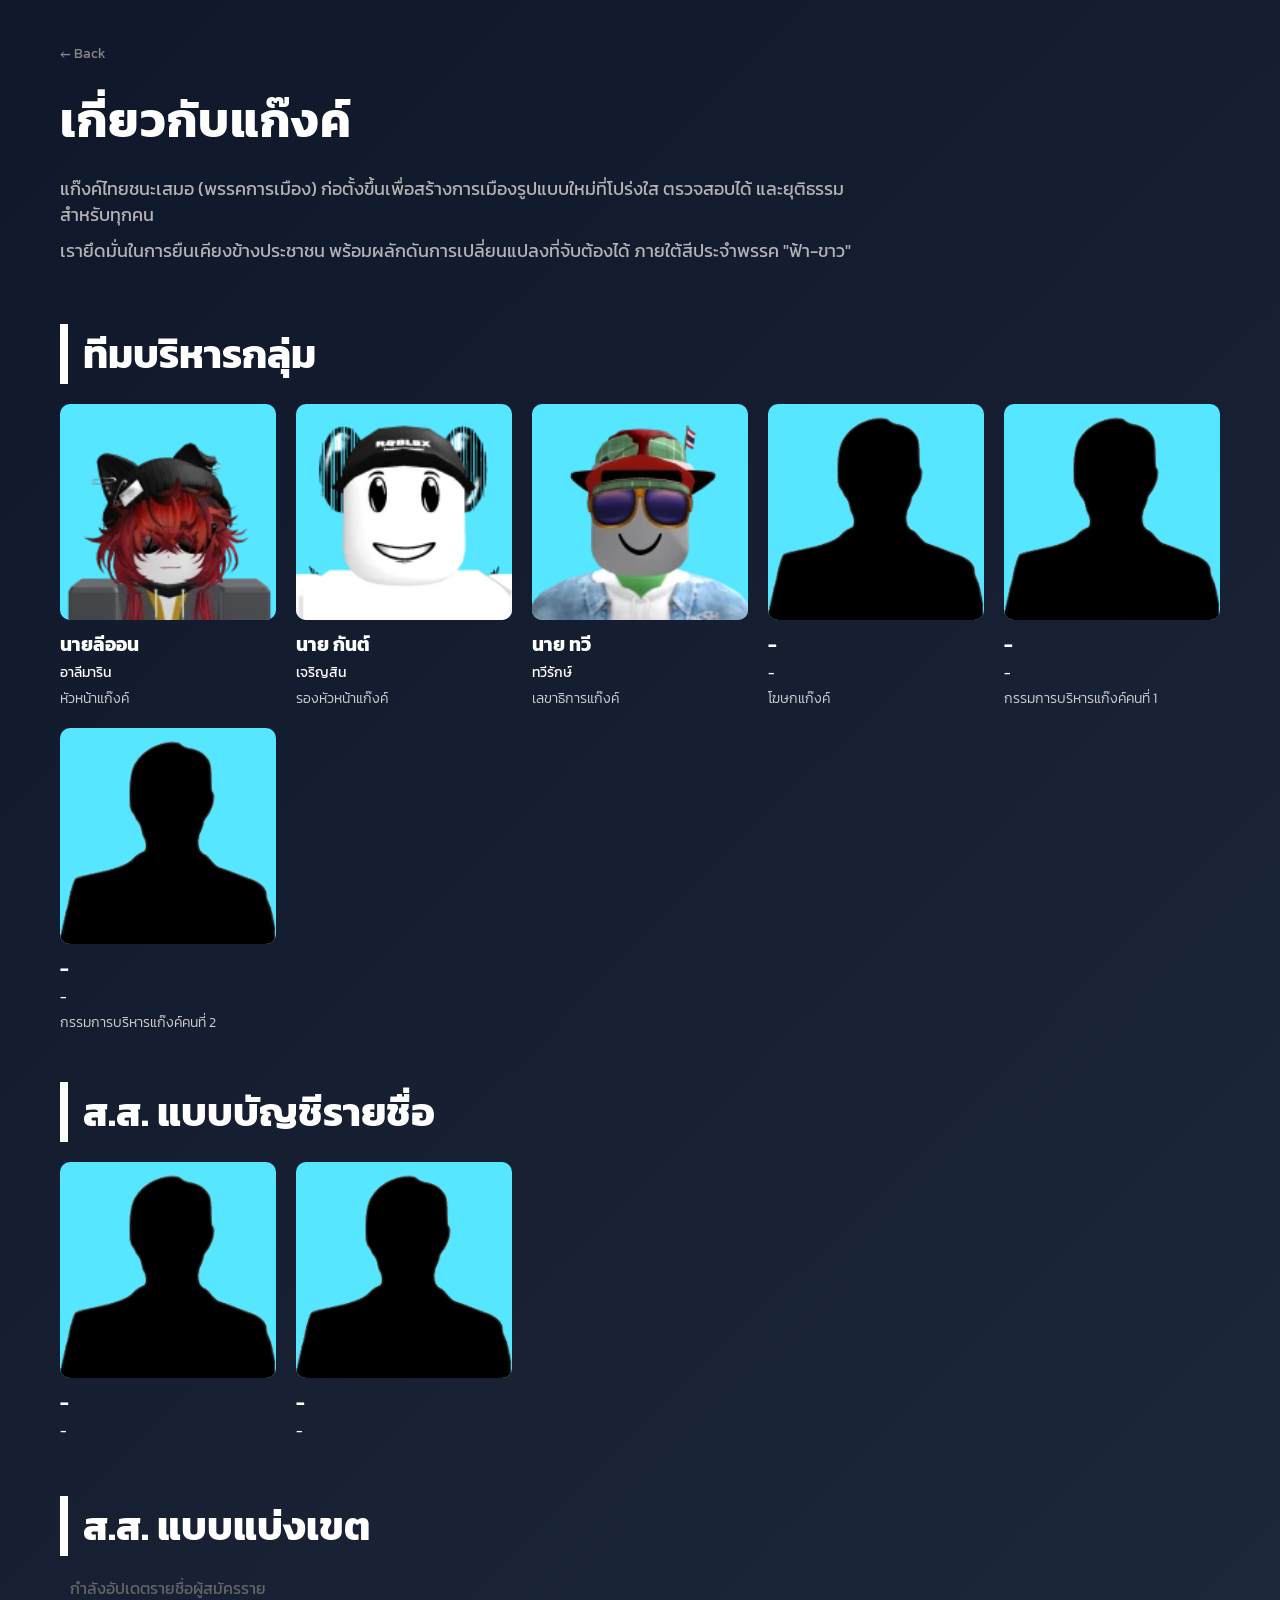
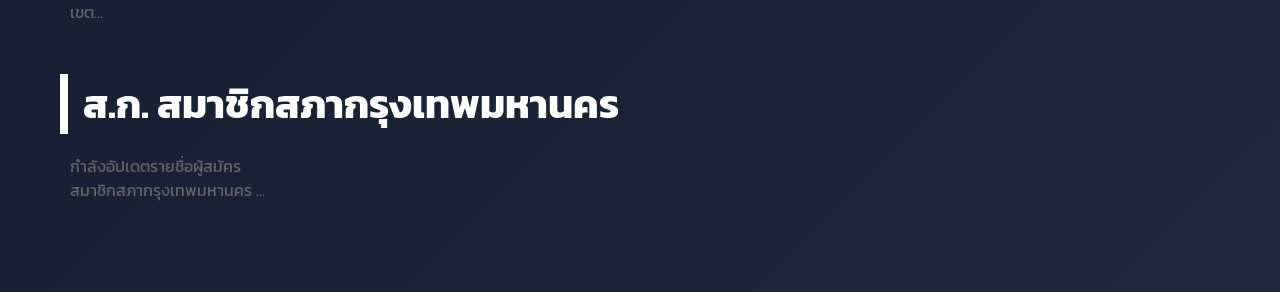
<file: Locations/member.html>
<!DOCTYPE html>
<html lang="th">
<head>
    <meta charset="UTF-8">
    <meta name="viewport" content="width=device-width, initial-scale=1.0">
    <title>บุคลากร - พรรคไทยชนะเสมอ</title>
    <link rel="stylesheet" href="/style.css">
    <link href="https://fonts.googleapis.com/css2?family=Kanit:wght@300;500;700&display=swap" rel="stylesheet">
</head>
<body class="member-page">

    <div class="container-full">
        <!-- ส่วนหัวหน้า -->
        <section class="intro-section">

            <div class="header-nav">
                <a href="/index.html" class="back-btn">← Back</a>
            </div>

            <h1>เกี่ยวกับแก๊งค์</h1>
            <p>แก๊งค์ไทยชนะเสมอ (พรรคการเมือง) ก่อตั้งขึ้นเพื่อสร้างการเมืองรูปแบบใหม่ที่โปร่งใส ตรวจสอบได้ และยุติธรรมสำหรับทุกคน</p>
            <p>เรายึดมั่นในการยืนเคียงข้างประชาชน พร้อมผลักดันการเปลี่ยนแปลงที่จับต้องได้ ภายใต้สีประจำพรรค "ฟ้า-ขาว"</p>
        </section>

        <!-- ทีมบริหารพรรค -->
        <section class="member-group">
            <h2 class="group-title">ทีมบริหารกลุ่ม</h2>
            <div class="member-grid main-admin">
                <!-- คนที่ 1 -->
                <div class="member-card">
                    <div class="image-box yellow-bg">
                        <img src="/Image/People/noFilter (2).webp"alt="ลีออน">
                    </div>
                    <div class="member-info">
                        <h3>นายลีออน</h3>
                        <p class="surname">อาลีมาริน</p>
                        <p class="position">หัวหน้าแก๊งค์</p>
                    </div>
                </div>
                <!-- คนที่ 2 -->
                <div class="member-card">
                    <div class="image-box yellow-bg">
                        <img src="/Image/People/noFilter.webp"alt="None1">
                    </div>
                    <div class="member-info">
                        <h3>นาย กันต์</h3>
                        <p class="surname">เจริญสิน</p>
                        <p class="position">รองหัวหน้าแก๊งค์</p>
                    </div>
                </div>
                <!-- เพิ่มคนอื่นๆ ตามในรูป -->
                <div class="member-card">
                    <div class="image-box yellow-bg">
                        <img src="/Image/People/noFilter (1).webp"alt="None2">
                    </div>
                    <div class="member-info">
                        <h3>นาย ทวี</h3>
                        <p class="surname">ทวีรักษ์</p>
                        <p class="position">เลขาธิการแก๊งค์</p>
                    </div>
                </div>
                <div class="member-card">
                    <div class="image-box yellow-bg">
                        <img src="/Image/path_to_image/shadow.png.png"alt="None3">
                    </div>
                    <div class="member-info">
                        <h3>-</h3>
                        <p class="surname">-</p>
                        <p class="position">โฆษกแก๊งค์</p>
                    </div>
                </div>
                <div class="member-card">
                    <div class="image-box yellow-bg">
                        <img src="/Image/path_to_image/shadow.png.png" alt="None4">
                    </div>
                    <div class="member-info">
                        <h3>-</h3>
                        <p class="surname">-</p>
                        <p class="position">กรรมการบริหารแก๊งค์คนที่ 1</p>
                    </div>
                </div>
                <div class="member-card">
                    <div class="image-box yellow-bg">
                        <img src="/Image/path_to_image/shadow.png.png" alt="None4">
                    </div>
                    <div class="member-info">
                        <h3>-</h3>
                        <p class="surname">-</p>
                        <p class="position">กรรมการบริหารแก๊งค์คนที่ 2</p>
                    </div>
                </div>
            </div>
        </section>

        <!-- ส.ส. แบบบัญชีรายชื่อ -->
        <section class="member-group">
            <h2 class="group-title">ส.ส. แบบบัญชีรายชื่อ</h2>
            <div class="member-grid list-members">
                <!-- ตัวอย่าง สส. บัญชีรายชื่อ -->
                <div class="member-card mini">
                    <div class="image-box yellow-bg"><img src="/Image/path_to_image/shadow.png.png"></div>
                    <div class="member-info">
                        <h3>-</h3>
                        <p class="surname">-</p>
                    </div>
                </div>
                <div class="member-card mini">
                    <div class="image-box yellow-bg"><img src="/Image/path_to_image/shadow.png.png"></div>
                    <div class="member-info">
                        <h3>-</h3>
                        <p class="surname">-</p>
                    </div>
                </div>
                <!-- เพิ่มรายชื่อ สส. ได้ตามต้องการ -->
            </div>
        </section>

        <!-- ส.ส. แบบแบ่งเขต -->
        <section class="member-group">
            <h2 class="group-title">ส.ส. แบบแบ่งเขต</h2>
            <div class="member-grid district-members">
                <!-- ช่องว่างรอใส่ข้อมูล -->
                <p style="color: #666; padding-left: 10px;">กำลังอัปเดตรายชื่อผู้สมัครรายเขต...</p>
            </div>
        </section>

        <!-- ส.ก. สมาชิกสภากรุงเทพมหานคร -->
        <section class="member-group">
            <h2 class="group-title">ส.ก. สมาชิกสภากรุงเทพมหานคร </h2>
            <div class="member-grid district-members">
                <!-- ช่องว่างรอใส่ข้อมูล -->
                <p style="color: #666; padding-left: 10px;">กำลังอัปเดตรายชื่อผู้สมัครสมาชิกสภากรุงเทพมหานคร ...</p>
            </div>
        </section>
    </div>

</body>
</html>
</file>
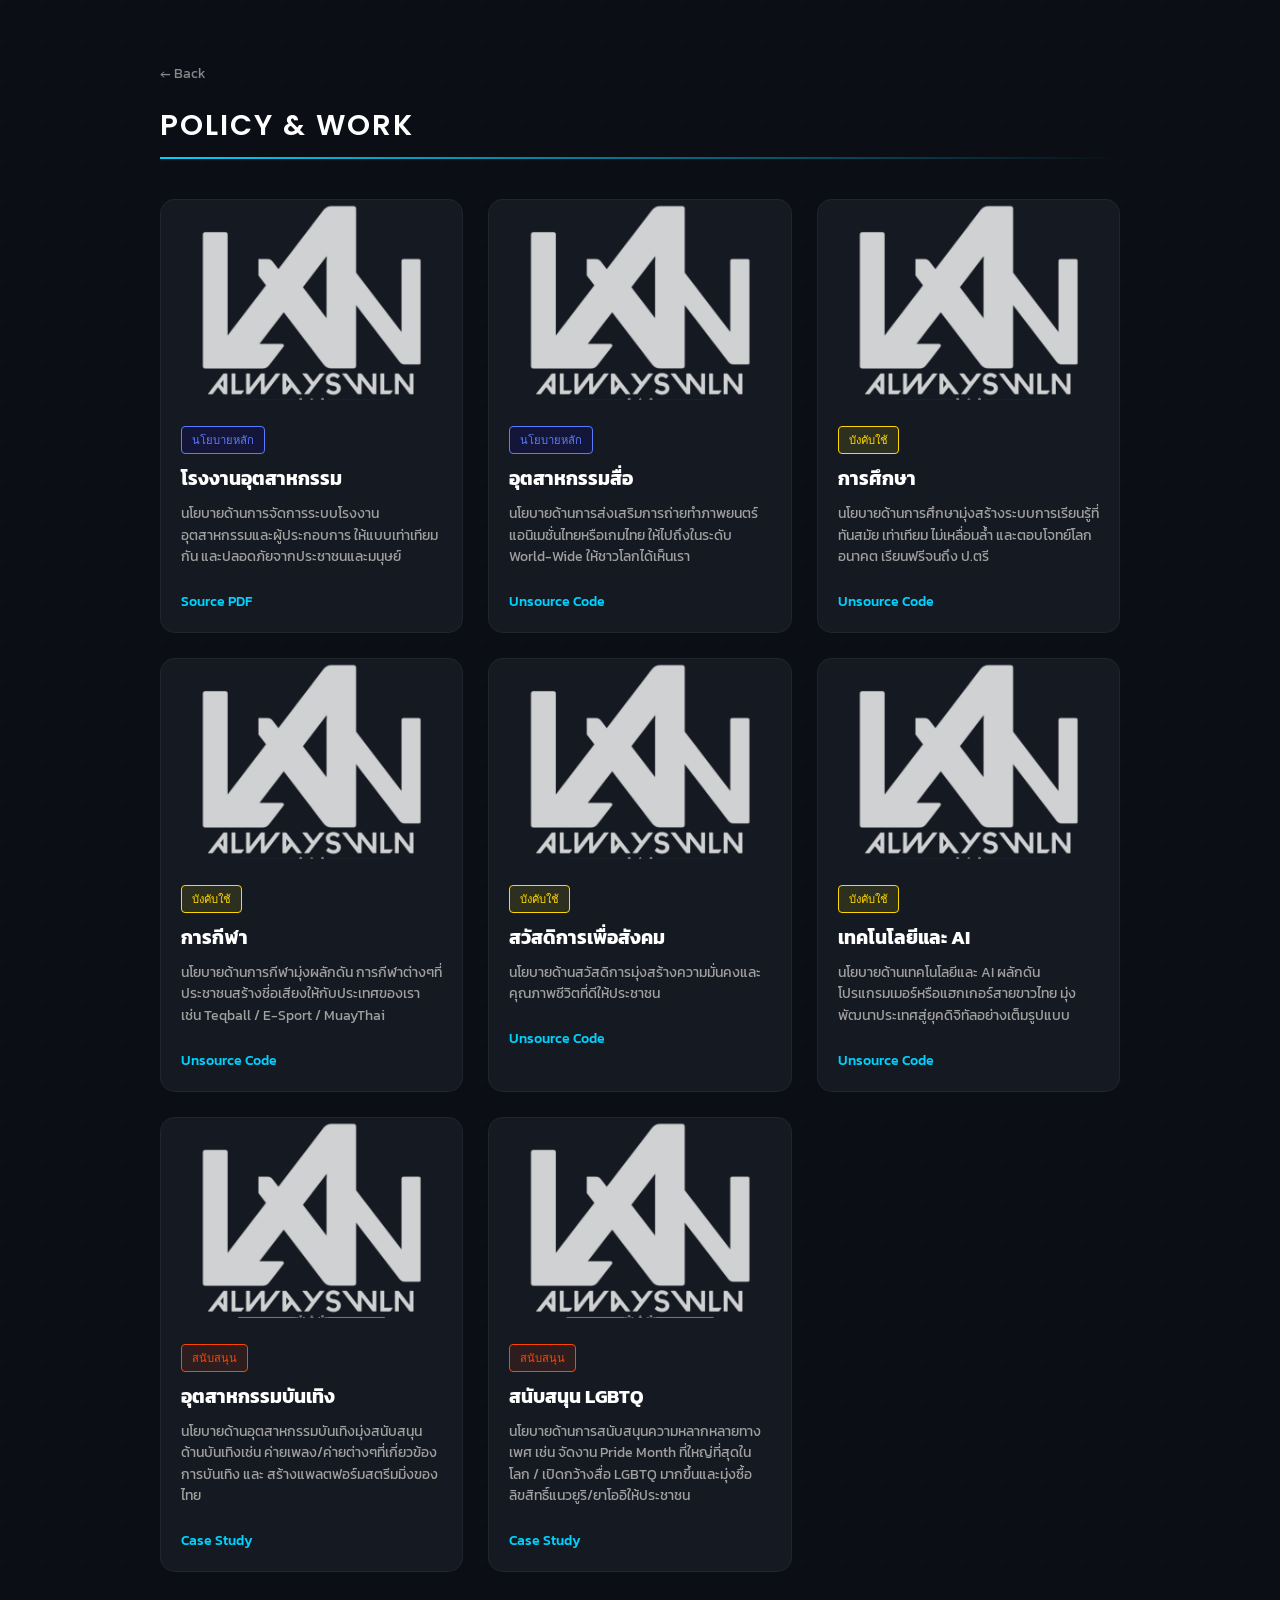
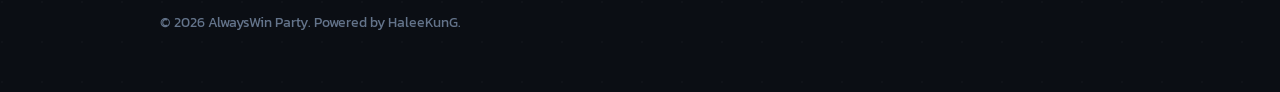
<file: Locations/policy.html>
<!DOCTYPE html>
<html lang="th">
<head>
    <meta charset="UTF-8">
    <meta name="viewport" content="width=device-width, initial-scale=1.0">
    <title>ไทยชนะเสมอ - AlwaysWin Party</title>
    <link rel="stylesheet" href="/style.css">
    <link href="https://fonts.googleapis.com/css2?family=Kanit:wght@300;500&family=Poppins:wght@400;600&family=JetBrains+Mono&display=swap" rel="stylesheet">
</head>
<body class="project-page">

    <div class="container-full">
        <header>
            <div class="header-nav">
                <a href="/index.html" class="back-btn">← Back</a>
            </div>
            <h1 class="section-title">POLICY & WORK</h1>
            <div class="title-line"></div>
        </header>

        <main class="project-grid">

            <article class="project-card">
                <div class="project-thumb">
                    <img src="/Image/awtran.png" alt="Education">
                </div>
                <div class="project-info">
                    <span class="tag lua ">นโยบายหลัก</span>
                    <h3>โรงงานอุตสาหกรรม</h3>
                    <p>นโยบายด้านการจัดการระบบโรงงานอุตสาหกรรมและผู้ประกอบการ ให้แบบเท่าเทียมกัน และปลอดภัยจากประชาชนและมนุษย์</p>
                    <div class="project-footer">
                        <a href="/PDF/นโยบายโรงงานอุตสาหกรรม_AlwaysWIN.pdf" class="view-project">Source PDF</a>
                    </div>
                </div>
            </article>

            <article class="project-card">
                <div class="project-thumb">
                    <img src="/Image/awtran.png" alt="Media">
                </div>
                <div class="project-info">
                    <span class="tag lua ">นโยบายหลัก</span>
                    <h3>อุตสาหกรรมสื่อ</h3>
                    <p>นโยบายด้านการส่งเสริมการถ่ายทำภาพยนตร์ แอนิเมชั่นไทยหรือเกมไทย ให้ไปถึงในระดับ World-Wide ให้ชาวโลกได้เห็นเรา</p>
                    <div class="project-footer">
                        <a href="#" class="view-project">Unsource Code</a>
                    </div>
                </div>
            </article>

            <article class="project-card">
                <div class="project-thumb">
                    <img src="/Image/awtran.png" alt="Education">
                </div>
                <div class="project-info">
                    <span class="tag python">บังคับใช้</span>
                    <h3>การศึกษา</h3>
                    <p>นโยบายด้านการศึกษามุ่งสร้างระบบการเรียนรู้ที่ทันสมัย เท่าเทียม ไม่เหลื่อมล้ำ และตอบโจทย์โลกอนาคต เรียนฟรีจนถึง ป.ตรี</p>
                    <div class="project-footer">
                        <a href="#" class="view-project">Unsource Code</a>
                    </div>
                </div>
            </article>

            <article class="project-card">
                <div class="project-thumb">
                    <img src="/Image/awtran.png" alt="Sport">
                </div>
                <div class="project-info">
                    <span class="tag python">บังคับใช้</span>
                    <h3>การกีฬา</h3>
                    <p>นโยบายด้านการกีฬามุ่งผลักดัน การกีฬาต่างๆที่ประชาชนสร้างชี่อเสียงให้กับประเทศของเรา เช่น Teqball / E-Sport / MuayThai</p>
                    <div class="project-footer">
                        <a href="#" class="view-project">Unsource Code</a>
                    </div>
                </div>
            </article>

            <article class="project-card">
                <div class="project-thumb">
                    <img src="/Image/awtran.png" alt="Tax">
                </div>
                <div class="project-info">
                    <span class="tag python">บังคับใช้</span>
                    <h3>สวัสดิการเพื่อสังคม</h3>
                    <p>นโยบายด้านสวัสดิการมุ่งสร้างความมั่นคงและคุณภาพชีวิตที่ดีให้ประชาชน</p>
                    <div class="project-footer">
                        <a href="#" class="view-project">Unsource Code</a>
                    </div>
                </div>
            </article>

            <article class="project-card">
                <div class="project-thumb">
                    <img src="/Image/awtran.png" alt="Technology">
                </div>
                <div class="project-info">
                    <span class="tag python">บังคับใช้</span>
                    <h3>เทคโนโลยีและ AI</h3>
                    <p>นโยบายด้านเทคโนโลยีและ AI ผลักดันโปรแกรมเมอร์หรือแฮกเกอร์สายขาวไทย มุ่งพัฒนาประเทศสู่ยุคดิจิทัลอย่างเต็มรูปแบบ</p>
                    <div class="project-footer">
                        <a href="#" class="view-project">Unsource Code</a>
                    </div>
                </div>
            </article>

            <article class="project-card">
                <div class="project-thumb">
                    <img src="/Image/awtran.png" alt="Entertainment">
                </div>
                <div class="project-info">
                    <span class="tag web">สนับสนุน</span>
                    <h3>อุตสาหกรรมบันเทิง</h3>
                    <p>นโยบายด้านอุตสาหกรรมบันเทิงมุ่งสนับสนุนด้านบันเทิงเช่น ค่ายเพลง/ค่ายต่างๆที่เกี่ยวข้องการบันเทิง และ สร้างแพลตฟอร์มสตรีมมิ่งของไทย</p>
                    <div class="project-footer">
                        <a href="#" class="view-project">Case Study</a>
                    </div>
                </div>
            </article>

            <article class="project-card">
                <div class="project-thumb">
                    <img src="/Image/awtran.png" alt="LGBTQ">
                </div>
                <div class="project-info">
                    <span class="tag web">สนับสนุน</span>
                    <h3>สนับสนุน LGBTQ</h3>
                    <p>นโยบายด้านการสนับสนุนความหลากหลายทางเพศ เช่น จัดงาน Pride Month ที่ใหญ่ที่สุดในโลก / เปิดกว้างสื่อ LGBTQ มากขึ้นและมุ่งซื้อลิขสิทธิ์แนวยูริ/ยาโออิให้ประชาชน</p>
                    <div class="project-footer">
                        <a href="#" class="view-project">Case Study</a>
                    </div>
                </div>
            </article>

        </main>

        <footer>
            <p>© 2026 AlwaysWin Party. Powered by HaleeKunG.</p>
        </footer>
    </div>

</body>
</html>
</file>
<file: style.css>
/* Reset & Base Styles */
* {
    margin: 0;
    padding: 0;
    box-sizing: border-box;
}

body {
    font-family: 'Kanit', sans-serif;
    background: linear-gradient(135deg, #0f172a 0%, #1e293b 100%);
    color: #ffffff;
    display: flex;
    justify-content: center;
    align-items: center;
    min-height: 100vh;
    padding: 20px;
}

.container {
    width: 100%;
    max-width: 450px;
    text-align: center;
}

/* Header Section */
.profile {
    margin-bottom: 30px;
}

.profile-img img {
    width: 120px;
    height: 120px;
    border-radius: 50%;
    border: 4px solid #24b7fb;
    margin-bottom: 15px;
    object-fit: cover;
}

.logo-placeholder {
    width: 100px;
    height: 100px;
    background: linear-gradient(45deg, #24b7fb, #f59e0b);
    border-radius: 50%;
    margin: 0 auto 15px;
    display: flex;
    justify-content: center;
    align-items: center;
    font-size: 2.5rem;
    font-weight: bold;
    color: #0f172a;
    box-shadow: 0 10px 20px rgba(0,0,0,0.3);
    border: 4px solid rgba(255,255,255,0.1);
}

h1 {
    font-size: 1.8rem;
    font-weight: 700;
    margin-bottom: 8px;
    letter-spacing: 1px;
}

.tagline {
    font-weight: 300;
    color: #cbd5e1;
    font-size: 0.95rem;
}

/* Links Section */
.links {
    display: flex;
    flex-direction: column;
    gap: 15px;
}

.link-card {
    background: rgba(255, 255, 255, 0.05);
    border: 1px solid rgba(255, 255, 255, 0.1);
    padding: 16px 20px;
    border-radius: 12px;
    text-decoration: none;
    color: white;
    display: flex;
    align-items: center;
    transition: all 0.3s ease;
    backdrop-filter: blur(5px);
}

.link-card:hover {
    background: rgba(255, 255, 255, 0.15);
    transform: translateY(-3px);
    border-color: #24b7fb;
}

.link-card.highlight {
    background: #24b7fb;
    color: #0f172a;
    font-weight: 600;
}

.link-card.highlight:hover {
    background: #24b7fb;
}

.icon {
    font-size: 1.2rem;
    margin-right: 15px;
}

.text {
    font-size: 1rem;
}

/* Social Grid */
.social-grid {
    display: grid;
    grid-template-columns: repeat(3, 1fr);
    gap: 10px;
    margin-top: 10px;
}

.social-link {
    background: rgba(255, 255, 255, 0.05);
    padding: 10px;
    border-radius: 8px;
    text-decoration: none;
    color: #94a3b8;
    font-size: 0.8rem;
    border: 1px solid rgba(255, 255, 255, 0.05);
    transition: 0.3s;
}

.social-link:hover {
    color: white;
    background: rgba(255, 255, 255, 0.1);
}

/* Footer Section */
footer {
    margin-top: 40px;
    color: #64748b;
    font-size: 0.85rem;
}













/* การตั้งค่าเพิ่มเติมสำหรับหน้า Project ให้เหมือนในรูป */
.project-page {
    background-color: #0b0e14; /* สีพื้นหลังเข้มตามรูป */
    background-image: radial-gradient(circle at 2px 2px, rgba(255,255,255,0.02) 1px, transparent 0);
    background-size: 40px 40px;
}

.container-full {
    max-width: 1000px;
    margin: 0 auto;
    padding: 40px 20px;
}

.section-title {
    font-family: 'Poppins', sans-serif;
    font-weight: 600;
    font-size: 1.8rem;
    letter-spacing: 2px;
    color: #ffffff;
    text-align: left;
    margin-bottom: 10px;
}

.title-line {
    width: 100%;
    height: 2px;
    background: linear-gradient(90deg, #00d2ff 0%, transparent 100%);
    margin-bottom: 40px;
}

/* Project Grid */
.project-grid {
    display: grid;
    grid-template-columns: repeat(auto-fit, minmax(300px, 1fr));
    gap: 25px;
}

/* Card Style ตามรูปที่คุณส่งมา */
.project-card {
    background: #151921;
    border: 1px solid rgba(255, 255, 255, 0.05);
    border-radius: 15px;
    overflow: hidden;
    transition: transform 0.3s ease, border-color 0.3s ease;
}

.project-card:hover {
    transform: translateY(-5px);
    border-color: #00d2ff;
    box-shadow: 0 10px 30px rgba(0, 210, 255, 0.1);
}

.project-thumb img {
    width: 100%;
    height: 200px;
    object-fit: cover;
    opacity: 0.8;
}

.project-info {
    padding: 20px;
}

.tag {
    font-size: 0.7rem;
    padding: 4px 10px;
    border-radius: 4px;
    font-family: 'JetBrains Mono', monospace;
    display: inline-block;
    margin-bottom: 10px;
}

.tag.lua { background: rgba(0, 0, 255, 0.1); color: #5c7cff; border: 1px solid #5c7cff; }
.tag.python { background: rgba(255, 255, 0, 0.1); color: #ffd700; border: 1px solid #ffd700; }
.tag.web { background: rgba(255, 69, 0, 0.1); color: #ff4500; border: 1px solid #ff4500; }

.project-info h3 {
    margin-bottom: 10px;
    font-size: 1.2rem;
}

.project-info p {
    font-size: 0.9rem;
    color: #a0a0a0;
    line-height: 1.5;
    margin-bottom: 20px;
}

.view-project {
    color: #00d2ff;
    text-decoration: none;
    font-size: 0.85rem;
    font-weight: 500;
    border-bottom: 1px solid transparent;
    transition: 0.3s;
}

.view-project:hover {
    border-bottom: 1px solid #00d2ff;
}

.back-btn {
    text-decoration: none;
    color: #888;
    font-size: 0.9rem;
    margin-bottom: 20px;
    display: inline-block;
}









/* สไตล์เพิ่มเติมสำหรับหน้าสมาชิก */
.member-page {
    background-color: #ffffff; /* พื้นหลังสีขาวตามรูป */
    color: #ffffff;
    display: block; /* ยกเลิก flex จากหน้าแรก */
    padding: 0;
}

.container-full {
    max-width: 1200px;
    margin: 0 auto;
    padding: 40px 20px;
}

.intro-section {
    margin-bottom: 60px;
}

.intro-section h1 {
    font-size: 3rem;
    font-weight: 700;
    margin-bottom: 20px;
}

.intro-section p {
    font-size: 1.1rem;
    color: #b4b4b4;
    max-width: 800px;
    margin-bottom: 10px;
}

.group-title {
    font-size: 2.5rem;
    margin: 40px 0 20px 0;
    border-left: 8px solid #ffffff;
    padding-left: 15px;
}

/* Grid Layout */
.member-grid {
    display: grid;
    grid-template-columns: repeat(auto-fill, minmax(200px, 1fr));
    gap: 20px;
    margin-bottom: 50px;
}

/* การ์ดสมาชิก */
.member-card {
    text-align: left;
}

.image-box {
    width: 100%;
    aspect-ratio: 1/1;
    border-radius: 10px;
    overflow: hidden;
    margin-bottom: 10px;
    display: flex;
    align-items: flex-end;
    justify-content: center;
}

.yellow-bg {
    background-color: #57e6ff; /* สีเหลืองตามรูป */
}

.image-box img {
    width: 100%;
    height: 100%;
    object-fit: cover;
}

.member-info h3 {
    font-size: 1.2rem;
    margin-bottom: 2px;
}

.member-info .surname {
    font-size: 0.9rem;
    font-weight: 400;
    margin-bottom: 5px;
}

.member-info .position {
    font-size: 0.85rem;
    color: #cfcfcf;
    font-weight: 300;
}

/* สไตล์เมนูย้อนกลับ */
.nav-simple {
    padding: 20px;
    background: #f8f9fa;
}

.nav-simple a {
    text-decoration: none;
    color: #000;
    font-weight: 500;
}

/* Responsive */
@media (max-width: 768px) {
    .member-grid {
        grid-template-columns: repeat(2, 1fr);
    }
    .intro-section h1 {
        font-size: 2rem;
    }
}
</file>
